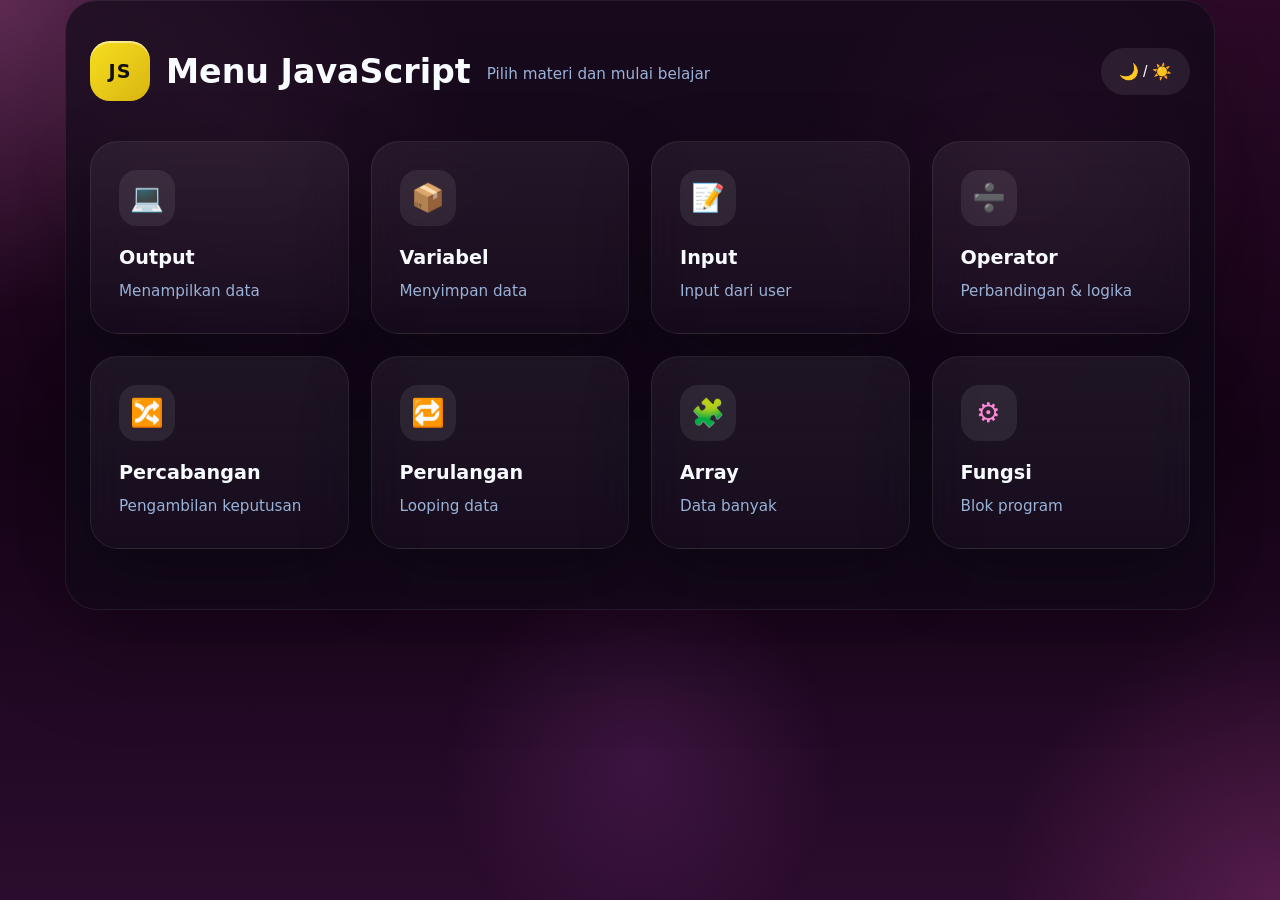
<file: index.html>
﻿<!DOCTYPE html>
<html lang="id">
<head>
  <meta charset="UTF-8" />
  <meta name="viewport" content="width=device-width, initial-scale=1.0" />
  <title>Menu JavaScript</title>
  <link rel="stylesheet" href="styles.css" />
</head>
<body>
  <div class="candy-fall" aria-hidden="true">
    <span></span>
    <span></span>
    <span></span>
    <span></span>
    <span></span>
    <span></span>
    <span></span>
    <span></span>
    <span></span>
    <span></span>
  </div>
  <div class="page-wrapper">
    <header class="topbar">
      <div>
        <span class="logo">JS</span>
        <div>
          <h1>Menu JavaScript</h1>
          <p>Pilih materi dan mulai belajar</p>
        </div>
      </div>
      <button id="themeToggle" class="theme-button" aria-label="Toggle tema">🌙 / ☀️</button>
    </header>

    <main>
      <section class="card-grid">
        <article class="card" onclick="window.location.href='output.html';">
          <div class="icon">💻</div>
          <h2>Output</h2>
          <p>Menampilkan data</p>
        </article>
        <article class="card" onclick="window.location.href='variabel.html';">
          <div class="icon">📦</div>
          <h2>Variabel</h2>
          <p>Menyimpan data</p>
        </article>
        <article class="card" onclick="window.location.href='input.html';">
          <div class="icon">📝</div>
          <h2>Input</h2>
          <p>Input dari user</p>
        </article>
        <article class="card" onclick="window.location.href='operator.html';">
          <div class="icon">➗</div>
          <h2>Operator</h2>
          <p>Perbandingan & logika</p>
        </article>
        <article class="card" onclick="window.location.href='HALAMAN_KASIR.html';">
          <div class="icon">🔀</div>
          <h2>Percabangan</h2>
          <p>Pengambilan keputusan</p>
        </article>
        <article class="card" onclick="window.location.href='perulangan.html';">
          <div class="icon">🔁</div>
          <h2>Perulangan</h2>
          <p>Looping data</p>
        </article>
        <article class="card" onclick="window.location.href='array.html';">
          <div class="icon">🧩</div>
          <h2>Array</h2>
          <p>Data banyak</p>
        </article>
        <article class="card" onclick="window.location.href='fungsi.html';">
          <div class="icon">⚙️</div>
          <h2>Fungsi</h2>
          <p>Blok program</p>
        </article>
      </section>
    </main>
  </div>

  <script src="script.js"></script>
</body>
</html>
</file>
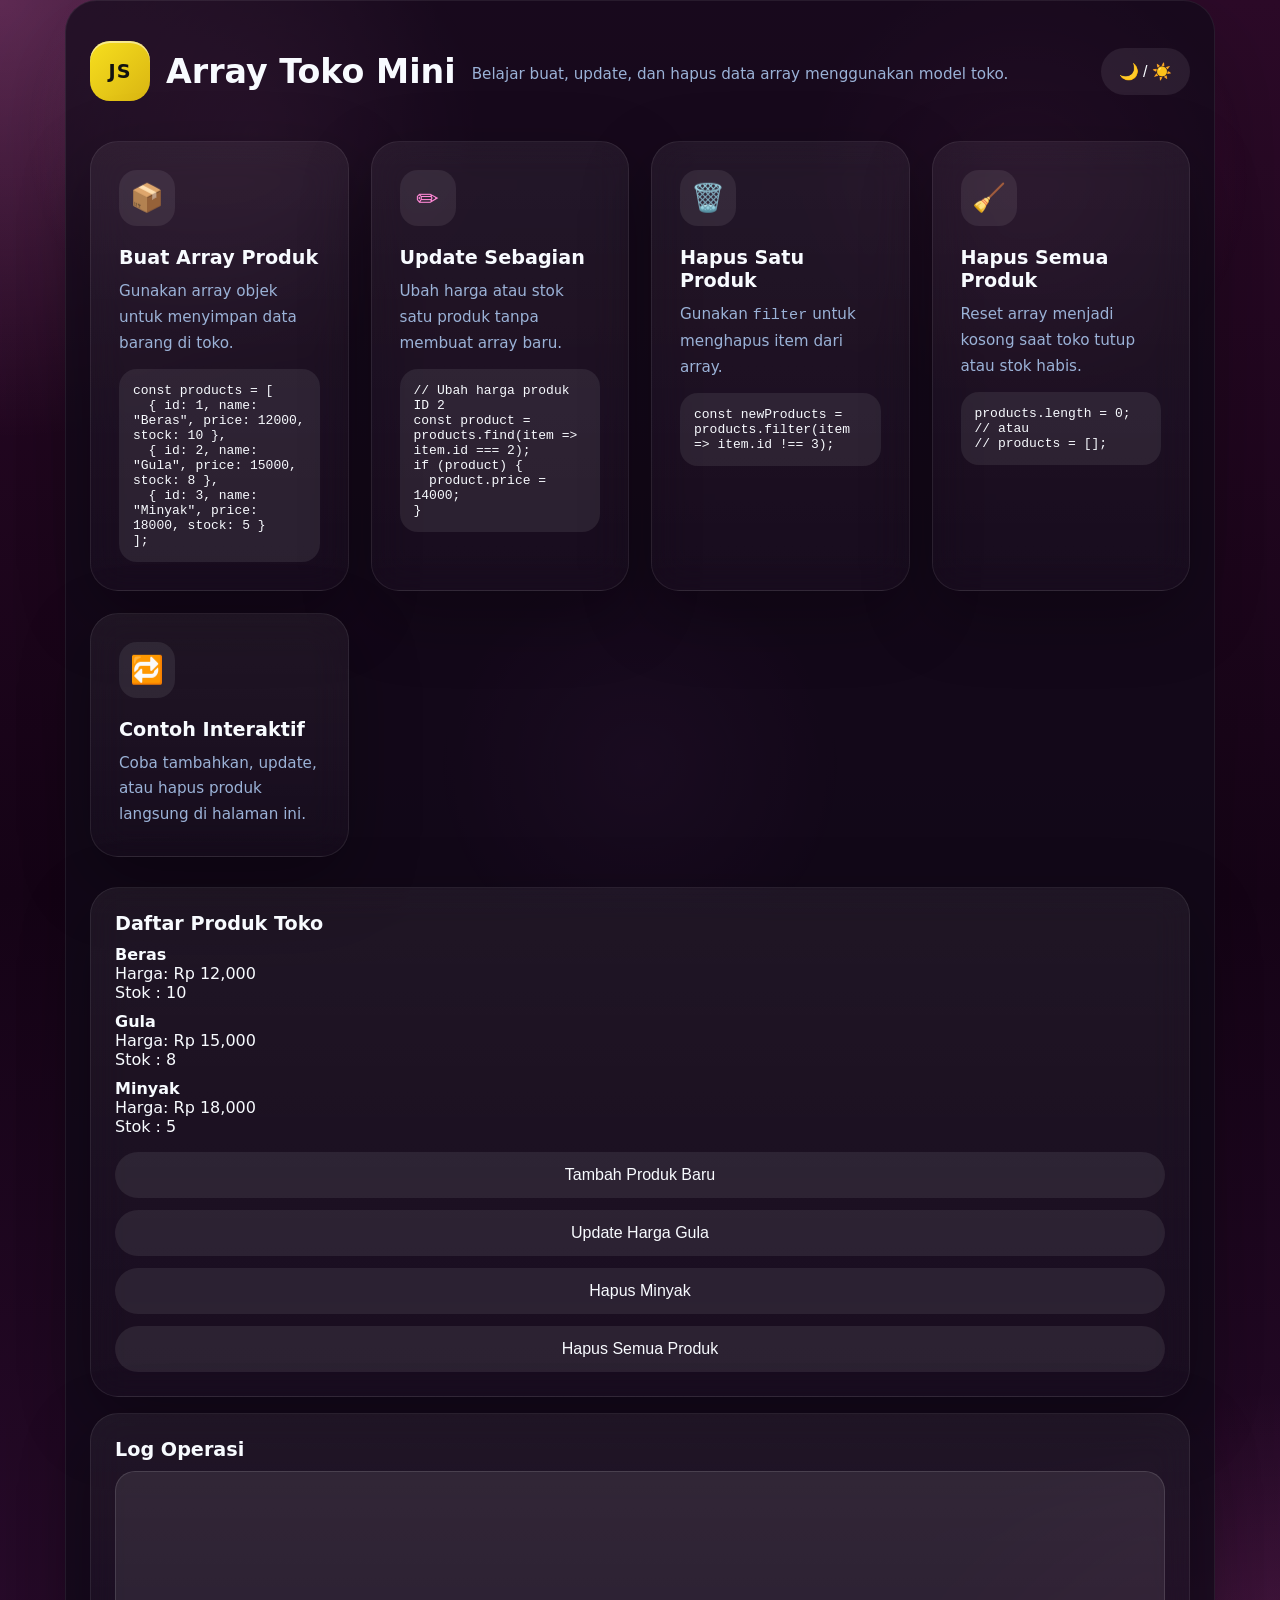
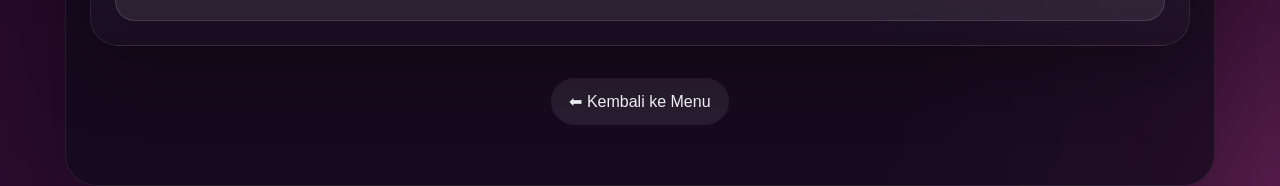
<file: array.html>
<!DOCTYPE html>
<html lang="id">
<head>
  <meta charset="UTF-8" />
  <meta name="viewport" content="width=device-width, initial-scale=1.0" />
  <title>Array - Toko Mini</title>
  <link rel="stylesheet" href="styles.css" />
</head>
<body>
  <div class="candy-fall" aria-hidden="true">
    <span></span>
    <span></span>
    <span></span>
    <span></span>
    <span></span>
    <span></span>
    <span></span>
    <span></span>
    <span></span>
    <span></span>
  </div>
  <div class="page-wrapper">
    <header class="topbar">
      <div>
        <span class="logo">JS</span>
        <div>
          <h1>Array Toko Mini</h1>
          <p>Belajar buat, update, dan hapus data array menggunakan model toko.</p>
        </div>
      </div>
      <button id="themeToggle" class="theme-button" aria-label="Toggle tema">🌙 / ☀️</button>
    </header>

    <main>
      <section class="card-grid">
        <article class="card">
          <div class="icon">📦</div>
          <h2>Buat Array Produk</h2>
          <p>Gunakan array objek untuk menyimpan data barang di toko.</p>
          <pre>const products = [
  { id: 1, name: "Beras", price: 12000, stock: 10 },
  { id: 2, name: "Gula", price: 15000, stock: 8 },
  { id: 3, name: "Minyak", price: 18000, stock: 5 }
];</pre>
        </article>

        <article class="card">
          <div class="icon">✏️</div>
          <h2>Update Sebagian</h2>
          <p>Ubah harga atau stok satu produk tanpa membuat array baru.</p>
          <pre>// Ubah harga produk ID 2
const product = products.find(item => item.id === 2);
if (product) {
  product.price = 14000;
}</pre>
        </article>

        <article class="card">
          <div class="icon">🗑️</div>
          <h2>Hapus Satu Produk</h2>
          <p>Gunakan <code>filter</code> untuk menghapus item dari array.</p>
          <pre>const newProducts = products.filter(item => item.id !== 3);</pre>
        </article>

        <article class="card">
          <div class="icon">🧹</div>
          <h2>Hapus Semua Produk</h2>
          <p>Reset array menjadi kosong saat toko tutup atau stok habis.</p>
          <pre>products.length = 0;
// atau
// products = [];</pre>
        </article>

        <article class="card">
          <div class="icon">🔁</div>
          <h2>Contoh Interaktif</h2>
          <p>Coba tambahkan, update, atau hapus produk langsung di halaman ini.</p>
        </article>
      </section>

      <div style="margin-top: 30px; display:grid; gap:16px;">
        <div class="card" style="padding:24px;">
          <h2>Daftar Produk Toko</h2>
          <div id="productList" style="min-height: 120px; color: var(--text);"></div>
          <div style="display:grid; gap:12px; margin-top:16px;">
            <button class="theme-button" onclick="addProduct()">Tambah Produk Baru</button>
            <button class="theme-button" onclick="updateProduct()">Update Harga Gula</button>
            <button class="theme-button" onclick="removeProduct()">Hapus Minyak</button>
            <button class="theme-button" onclick="clearProducts()">Hapus Semua Produk</button>
          </div>
        </div>

        <div class="card" style="padding:24px;">
          <h2>Log Operasi</h2>
          <div id="logArea" style="min-height: 120px; color: var(--text); white-space: pre-wrap;
              word-break: break-word; background: rgba(255,255,255,0.08); border-radius:20px; padding:14px;
              border:1px solid rgba(255,255,255,0.12);"></div>
        </div>
      </div>

      <div style="margin-top: 32px; text-align: center;">
        <button onclick="window.location.href='index.html'" class="theme-button">⬅ Kembali ke Menu</button>
      </div>
    </main>
  </div>

  <script>
    const products = [
      { id: 1, name: "Beras", price: 12000, stock: 10 },
      { id: 2, name: "Gula", price: 15000, stock: 8 },
      { id: 3, name: "Minyak", price: 18000, stock: 5 }
    ];

    function renderProducts() {
      const list = document.getElementById("productList");
      if (products.length === 0) {
        list.innerHTML = "<p>Tidak ada produk. Tambahkan produk baru atau muat ulang halaman.</p>";
        return;
      }

      list.innerHTML = products.map(item => `
        <div style="margin-bottom:10px;">
          <strong>${item.name}</strong><br>
          Harga: Rp ${item.price.toLocaleString()}<br>
          Stok : ${item.stock}
        </div>
      `).join("");
    }

    function log(message) {
      const logArea = document.getElementById("logArea");
      logArea.textContent = `${new Date().toLocaleTimeString()} - ${message}\n${logArea.textContent}`;
    }

    function addProduct() {
      const nextId = products.length ? Math.max(...products.map(p => p.id)) + 1 : 1;
      products.push({ id: nextId, name: "Roti", price: 7000, stock: 12 });
      renderProducts();
      log(`Tambah produk: Roti (id ${nextId})`);
    }

    function updateProduct() {
      const product = products.find(item => item.id === 2);
      if (!product) {
        log("Produk Gula tidak ditemukan.");
        return;
      }
      product.price = 14000;
      product.stock = Math.max(product.stock - 2, 0);
      renderProducts();
      log("Update produk: Gula, harga jadi 14.000 dan stok dikurangi 2.");
    }

    function removeProduct() {
      const index = products.findIndex(item => item.id === 3);
      if (index === -1) {
        log("Produk Minyak sudah tidak ada.");
        return;
      }
      products.splice(index, 1);
      renderProducts();
      log("Hapus produk: Minyak");
    }

    function clearProducts() {
      products.length = 0;
      renderProducts();
      log("Hapus semua produk (reset array). ");
    }

    renderProducts();
  </script>
</body>
</html>
</file>
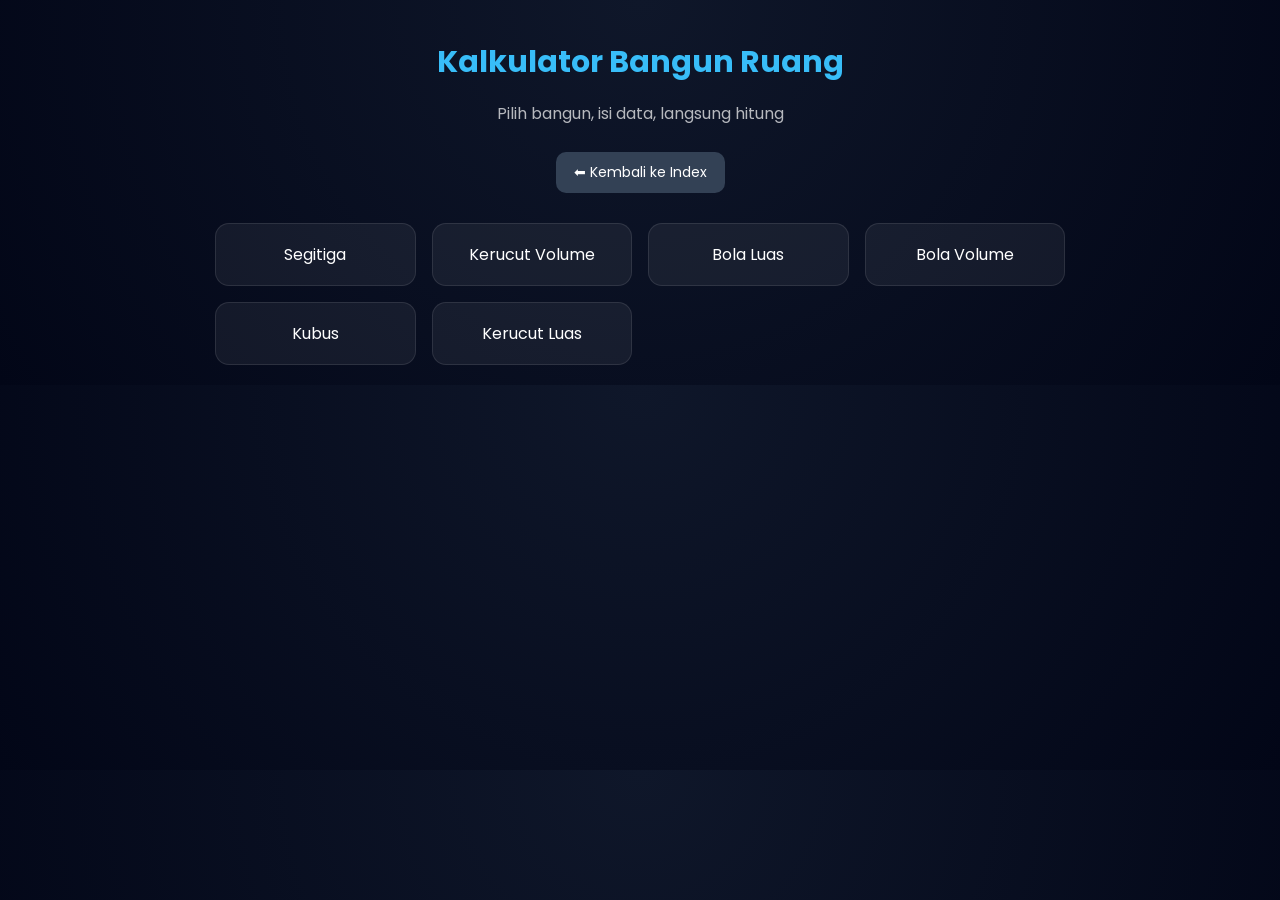
<file: fungsi.html>
<!DOCTYPE html>
<html lang="id">
<head>
<meta charset="UTF-8">
<meta name="viewport" content="width=device-width, initial-scale=1.0">
<title>Kalkulator Bangun Ruang</title>

<link href="https://fonts.googleapis.com/css2?family=Poppins:wght@300;400;600;700&display=swap" rel="stylesheet">

<style>
body{
  margin:0;
  font-family:'Poppins',sans-serif;
  background: radial-gradient(circle at top,#0f172a,#020617);
  color:white;
}

/* HEADER */
.header{
  text-align:center;
  padding:40px 20px 10px;
}

.header h1{
  margin:0;
  font-size:30px;
  color:#38bdf8;
}

.header p{
  opacity:.7;
}

/* NAV */
.nav{
  text-align:center;
  margin-bottom:10px;
}

.btn-back-index{
  display:inline-block;
  padding:10px 18px;
  background:#334155;
  color:white;
  border-radius:10px;
  text-decoration:none;
  transition:.3s;
  font-size:14px;
}

.btn-back-index:hover{
  background:#475569;
  transform:translateY(-2px);
}

/* MENU */
.menu{
  max-width:850px;
  margin:auto;
  display:grid;
  grid-template-columns:repeat(auto-fit,minmax(180px,1fr));
  gap:16px;
  padding:20px;
}

.card{
  background:rgba(255,255,255,.06);
  border:1px solid rgba(255,255,255,.1);
  padding:18px;
  border-radius:14px;
  text-align:center;
  cursor:pointer;
  transition:.3s;
}

.card:hover{
  transform:translateY(-6px);
  box-shadow:0 10px 25px rgba(56,189,248,.2);
  border-color:#38bdf8;
}

/* FORM */
.form{
  display:none;
  max-width:520px;
  margin:30px auto;
  background:rgba(255,255,255,.05);
  padding:25px;
  border-radius:16px;
  border:1px solid rgba(255,255,255,.1);
}

h2{
  text-align:center;
  color:#38bdf8;
  margin-top:0;
}

input{
  width:100%;
  margin:8px 0;
  padding:12px;
  border:none;
  border-radius:10px;
  background:rgba(255,255,255,.08);
  color:white;
  outline:none;
}

/* BUTTON */
button{
  width:100%;
  padding:12px;
  margin-top:10px;
  border:none;
  border-radius:10px;
  cursor:pointer;
  font-weight:bold;
  transition:.3s;
}

.hit{
  background:#38bdf8;
  color:black;
}

.hit:hover{
  background:#0ea5e9;
}

.back{
  background:#475569;
  color:white;
}

.back:hover{
  background:#64748b;
}

/* HASIL */
.hasil{
  margin-top:15px;
  text-align:center;
  font-size:18px;
  font-weight:bold;
  color:#22d3ee;
}
</style>
</head>

<body>

<div class="header">
  <h1>Kalkulator Bangun Ruang</h1>
  <p>Pilih bangun, isi data, langsung hitung</p>
</div>

<div class="nav">
  <a class="btn-back-index" href="index.html">⬅ Kembali ke Index</a>
</div>

<!-- MENU -->
<div id="menu" class="menu">

  <div class="card" onclick="openForm('segitiga')">Segitiga</div>
  <div class="card" onclick="openForm('kerucutV')">Kerucut Volume</div>
  <div class="card" onclick="openForm('bolaL')">Bola Luas</div>
  <div class="card" onclick="openForm('bolaV')">Bola Volume</div>
  <div class="card" onclick="openForm('kubus')">Kubus</div>
  <div class="card" onclick="openForm('kerucutL')">Kerucut Luas</div>

</div>

<!-- FORM -->
<div id="formBox" class="form">

  <h2 id="judul"></h2>

  <div id="inputArea"></div>

  <button class="hit" onclick="hitung()">Hitung</button>
  <button class="back" onclick="backMenu()">Kembali</button>

  <div id="hasil" class="hasil"></div>

</div>

<script>
let mode="";

function openForm(type){
  mode=type;
  document.getElementById("menu").style.display="none";
  document.getElementById("formBox").style.display="block";

  let j=document.getElementById("judul");
  let i=document.getElementById("inputArea");

  if(type==="segitiga"){
    j.innerText="Luas Segitiga";
    i.innerHTML=`
      <input id="a" placeholder="Alas">
      <input id="t" placeholder="Tinggi">
    `;
  }

  if(type==="kerucutV"){
    j.innerText="Volume Kerucut";
    i.innerHTML=`
      <input id="r" placeholder="Jari-jari">
      <input id="t" placeholder="Tinggi">
    `;
  }

  if(type==="bolaL"){
    j.innerText="Luas Bola";
    i.innerHTML=`<input id="r" placeholder="Jari-jari">`;
  }

  if(type==="bolaV"){
    j.innerText="Volume Bola";
    i.innerHTML=`<input id="r" placeholder="Jari-jari">`;
  }

  if(type==="kubus"){
    j.innerText="Volume Kubus";
    i.innerHTML=`<input id="s" placeholder="Sisi">`;
  }

  if(type==="kerucutL"){
    j.innerText="Luas Kerucut";
    i.innerHTML=`
      <input id="r" placeholder="Jari-jari">
      <input id="s" placeholder="Garis Pelukis">
    `;
  }
}

function backMenu(){
  document.getElementById("menu").style.display="grid";
  document.getElementById("formBox").style.display="none";
  document.getElementById("hasil").innerHTML="";
}

function hitung(){
  let h=document.getElementById("hasil");
  let val=0;

  if(mode==="segitiga"){
    val=0.5*a.value*t.value;
    h.innerHTML="Luas = "+val.toFixed(2);
  }

  if(mode==="kerucutV"){
    val=(1/3)*Math.PI*r.value*r.value*t.value;
    h.innerHTML="Volume = "+val.toFixed(2);
  }

  if(mode==="bolaL"){
    val=4*Math.PI*r.value*r.value;
    h.innerHTML="Luas = "+val.toFixed(2);
  }

  if(mode==="bolaV"){
    val=(4/3)*Math.PI*r.value*r.value*r.value;
    h.innerHTML="Volume = "+val.toFixed(2);
  }

  if(mode==="kubus"){
    val=s.value*s.value*s.value;
    h.innerHTML="Volume = "+val.toFixed(2);
  }

  if(mode==="kerucutL"){
    val=Math.PI*r.value*(r.value+s.value);
    h.innerHTML="Luas = "+val.toFixed(2);
  }
}
</script>

</body>
</html>
</file>
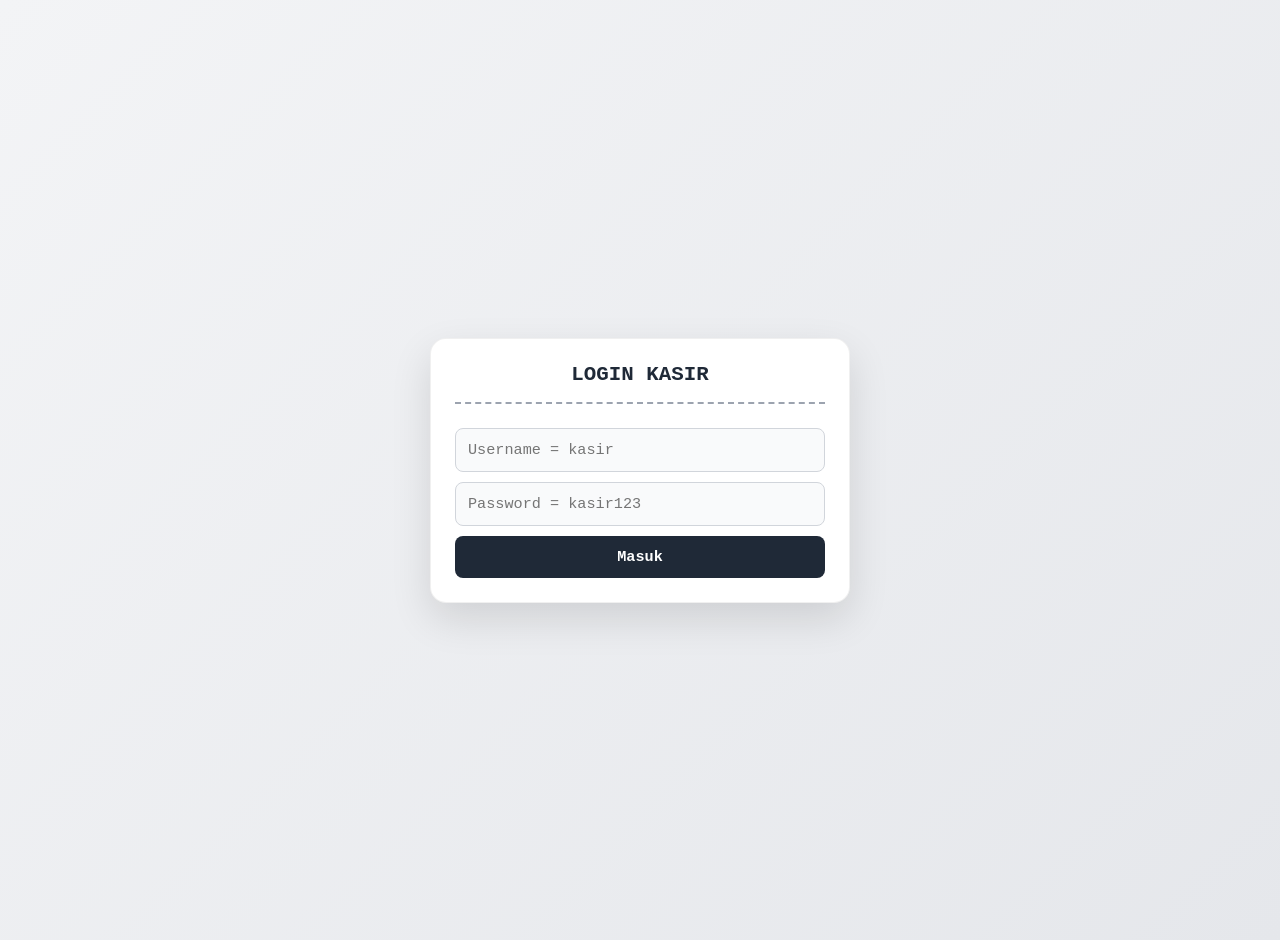
<file: HALAMAN_KASIR.html>
<!DOCTYPE html>
<html lang="id">
<head>
    <meta charset="UTF-8">
    <meta name="viewport" content="width=device-width, initial-scale=1.0">
    <title>Kasir Mini Market</title>
    <style>
        body {
            margin: 0;
            padding: 20px;
            background: linear-gradient(135deg, #f3f4f6 0%, #e5e7eb 100%);
            font-family: 'Courier New', monospace;
            min-height: 100vh;
            display: flex;
            align-items: center;
            justify-content: center;
        }
        .container {
            width: 100%;
            max-width: 420px;
        }
        .box {
            background: white;
            border-radius: 16px;
            padding: 24px;
            box-shadow: 0 16px 40px rgba(0, 0, 0, 0.12);
            border: 1px solid rgba(0, 0, 0, 0.06);
        }
        h3 {
            text-align: center;
            margin: 0 0 16px;
            font-size: 1.3rem;
            color: #1f2937;
        }
        hr {
            border: none;
            border-top: 2px dashed #9ca3af;
            margin: 14px 0;
        }
        input, button {
            width: 100%;
            margin-top: 10px;
            padding: 12px;
            font-family: 'Courier New', monospace;
            font-size: 0.95rem;
            box-sizing: border-box;
            border-radius: 8px;
            border: 1px solid #d1d5db;
        }
        input {
            background: #f9fafb;
            color: #1f2937;
        }
        button {
            background: #1f2937;
            color: white;
            border: none;
            cursor: pointer;
            font-weight: 700;
            transition: background 0.2s ease;
        }
        button:hover {
            background: #111827;
        }
        .right {
            text-align: right;
            margin: 8px 0;
            color: #374151;
        }
        .hidden {
            display: none !important;
        }
        #hasil {
            background: #f3f4f6;
            padding: 12px;
            border-radius: 8px;
            line-height: 1.8;
            color: #1f2937;
            font-size: 0.95rem;
        }
        .back-btn {
            margin-top: 16px;
            background: #8b5cf6;
            padding: 12px;
            border: none;
            border-radius: 8px;
            color: white;
            cursor: pointer;
            font-family: 'Courier New', monospace;
            font-weight: 700;
            width: 100%;
            text-align: center;
        }
        .back-btn:hover {
            background: #7c3aed;
        }
        p {
            margin: 8px 0;
        }
    </style>
</head>
<body>

<div class="container">
    <div class="box" id="loginBox">
        <h3>LOGIN KASIR</h3>
        <hr>
        <input type="text" id="user" placeholder="Username = kasir">
        <input type="password" id="pass" placeholder="Password = kasir123">
        <button onclick="login()">Masuk</button>
    </div>

    <!-- KASIR -->
    <div class="box hidden" id="kasirBox">
        <h3>MINI MARKET</h3>
        <p class="right" id="kasir"></p>
        <hr>

        <input type="number" id="tb" placeholder="Total Belanja">
        <button onclick="hitung()">Cetak Struk</button>

        <hr>
        <div id="hasil"></div>
        <hr>
        <p class="right">Terima kasih</p>
        <button class="back-btn" onclick="kembali()">Kembali ke pilihan</button>
    </div>
</div>

<script>
// DATA REGISTRASI 
let dataUser = "kasir";
let dataPass = "kasir123";

function login() {
    let u = document.getElementById("user").value;
    let p = document.getElementById("pass").value;

    if (u === "" || p === "") {
        alert("Data belum lengkap");
        return;
    }

    if (u !== dataUser || p !== dataPass) {
        alert("Login gagal. Logout.");
        location.reload();
        return;
    }

    document.getElementById("loginBox").classList.add("hidden");
    document.getElementById("kasirBox").classList.remove("hidden");
    document.getElementById("kasir").innerText = "Kasir: " + u;
}

function hitung() {
    let tb = Number(document.getElementById("tb").value);
    if (tb <= 0) {
        alert("Total belanja tidak valid");
        return;
    }

    // DISKON OTOMATIS
    let diskon = 0.20;
    let step = 200000;
    let tbMax = 1000000;

    let turun = Math.floor((tbMax - tb) / step);
    diskon -= turun * 0.05;
    if (diskon < 0) diskon = 0;

    let potongan = tb * diskon;
    let bayar = tb - potongan;

    document.getElementById("hasil").innerHTML = `
        TOTAL        : Rp ${tb.toLocaleString()}<br>
        DISKON       : ${(diskon * 100)}%<br>
        POTONGAN     : Rp ${potongan.toLocaleString()}<br>
        <b>BAYAR       : Rp ${bayar.toLocaleString()}</b>
    `;
}

function kembali() {
    window.location.href = 'TUGAS.html';
}
</script>

</body>
</html>
</file>
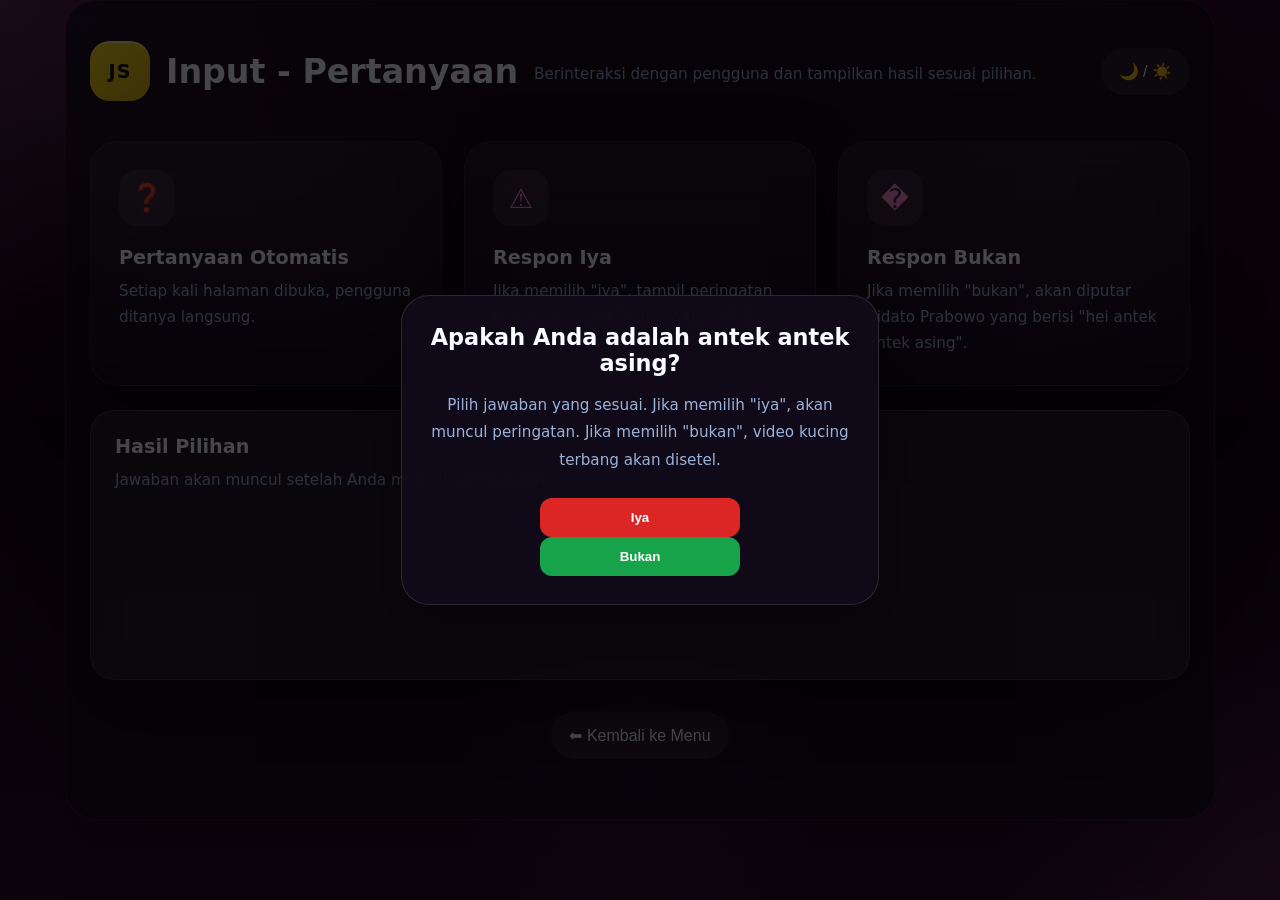
<file: input.html>
<!DOCTYPE html>
<html lang="id">
<head>
  <meta charset="UTF-8" />
  <meta name="viewport" content="width=device-width, initial-scale=1.0" />
  <title>Input - Pertanyaan</title>
  <link rel="stylesheet" href="styles.css" />
  <style>
    .modal-overlay {
      position: fixed;
      inset: 0;
      background: rgba(0, 0, 0, 0.72);
      display: grid;
      place-items: center;
      z-index: 20;
    }
    .modal-card {
      width: min(420px, calc(100% - 32px));
      background: rgba(17, 10, 25, 0.96);
      border: 1px solid rgba(255, 255, 255, 0.12);
      border-radius: 28px;
      padding: 28px;
      box-shadow: 0 24px 60px rgba(0, 0, 0, 0.4);
      text-align: center;
      color: var(--text);
    }
    .modal-card h2 {
      margin: 0 0 16px;
      font-size: 1.4rem;
    }
    .modal-card p {
      color: var(--muted);
      line-height: 1.8;
      margin-bottom: 24px;
    }
    .modal-card button {
      width: calc(50% - 10px);
      margin: 0 5px;
      padding: 12px;
      border-radius: 12px;
      border: none;
      background: #1f2937;
      color: white;
      cursor: pointer;
      font-weight: 700;
    }
    .modal-card button.yes {
      background: #dc2626;
    }
    .modal-card button.no {
      background: #16a34a;
    }
    .result-box {
      margin-top: 24px;
      border-radius: 24px;
      padding: 24px;
      background: rgba(255, 255, 255, 0.08);
      border: 1px solid rgba(255, 255, 255, 0.12);
      min-height: 220px;
    }
    .warning {
      color: #fde68a;
      font-weight: 700;
      margin-bottom: 16px;
    }
    .video-wrapper {
      position: relative;
      overflow: hidden;
      padding-top: 56.25%;
      border-radius: 24px;
      border: 1px solid rgba(255,255,255,0.12);
      background: #000;
    }
    .video-wrapper iframe {
      position: absolute;
      inset: 0;
      width: 100%;
      height: 100%;
      border: 0;
    }
  </style>
</head>
<body>
  <div class="candy-fall" aria-hidden="true">
    <span></span>
    <span></span>
    <span></span>
    <span></span>
    <span></span>
    <span></span>
    <span></span>
    <span></span>
    <span></span>
    <span></span>
  </div>

  <div class="page-wrapper">
    <header class="topbar">
      <div>
        <span class="logo">JS</span>
        <div>
          <h1>Input - Pertanyaan</h1>
          <p>Berinteraksi dengan pengguna dan tampilkan hasil sesuai pilihan.</p>
        </div>
      </div>
      <button id="themeToggle" class="theme-button" aria-label="Toggle tema">🌙 / ☀️</button>
    </header>

    <main>
      <div class="card-grid">
        <article class="card">
          <div class="icon">❓</div>
          <h2>Pertanyaan Otomatis</h2>
          <p>Setiap kali halaman dibuka, pengguna ditanya langsung.</p>
        </article>
        <article class="card">
          <div class="icon">⚠️</div>
          <h2>Respon Iya</h2>
          <p>Jika memilih "iya", tampil peringatan khusus tentang Prabowo dan MBG.</p>
        </article>
        <article class="card">
          <div class="icon">�</div>
          <h2>Respon Bukan</h2>
          <p>Jika memilih "bukan", akan diputar pidato Prabowo yang berisi "hei antek antek asing".</p>
        </article>
      </div>

      <div class="card result-box" id="resultBox">
        <h2>Hasil Pilihan</h2>
        <p id="resultText">Jawaban akan muncul setelah Anda memilih pertanyaan.</p>
      </div>

      <div style="margin-top: 32px; text-align: center;">
        <button onclick="window.location.href='index.html'" class="theme-button">⬅ Kembali ke Menu</button>
      </div>
    </main>
  </div>

  <div class="modal-overlay" id="questionModal">
    <div class="modal-card">
      <h2>Apakah Anda adalah antek antek asing?</h2>
      <p>Pilih jawaban yang sesuai. Jika memilih "iya", akan muncul peringatan. Jika memilih "bukan", video kucing terbang akan disetel.</p>
      <button class="yes" onclick="handleAnswer(true)">Iya</button>
      <button class="no" onclick="handleAnswer(false)">Bukan</button>
    </div>
  </div>

  <script>
    function handleAnswer(isYes) {
      const modal = document.getElementById('questionModal');
      const resultText = document.getElementById('resultText');
      const resultBox = document.getElementById('resultBox');
      modal.style.display = 'none';

      if (isYes) {
        resultText.innerHTML = '<div class="warning">Peringatan: Prabowo akan datang dan memberi Anda MBG.</div>Selamat datang di sistem peringatan. Jangan lupa tetap tenang dan ikuti instruksi.';
      } else {
        resultText.innerHTML = 'Anda memilih bukan. Sekarang memutar pidato Prabowo yang berisi "hei antek antek asing".';
        const video = document.createElement('div');
        video.className = 'video-wrapper';
        video.innerHTML = '<iframe src="https://www.youtube.com/embed/5qap5aO4i9A?autoplay=1" title="Pidato Prabowo" allow="autoplay; encrypted-media; fullscreen" allowfullscreen></iframe><p style="margin-top:12px; color:#d1d5db;">Jika video tidak muncul, buka <a href="https://www.youtube.com/watch?v=5qap5aO4i9A" target="_blank" style="color:#93c5fd; text-decoration:underline;">link ini</a>.</p>';
        resultBox.appendChild(video);
      }
    }

    window.addEventListener('load', function() {
      document.getElementById('questionModal').style.display = 'grid';
    });
  </script>
</body>
</html>
</file>
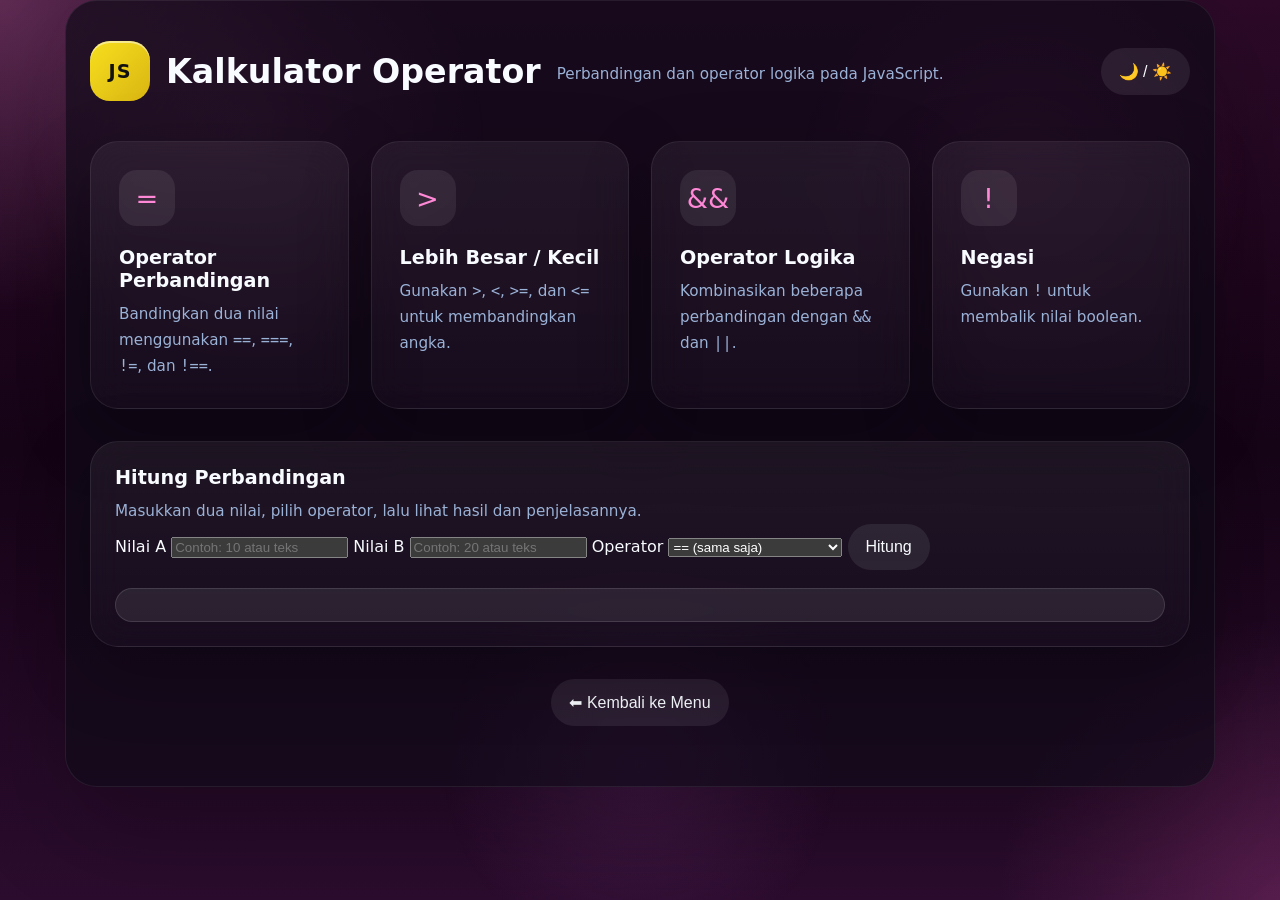
<file: operator.html>
<!DOCTYPE html>
<html lang="id">
<head>
  <meta charset="UTF-8" />
  <meta name="viewport" content="width=device-width, initial-scale=1.0" />
  <title>Operator - Kalkulator Perbandingan</title>
  <link rel="stylesheet" href="styles.css" />
</head>
<body>
  <div class="candy-fall" aria-hidden="true">
    <span></span>
    <span></span>
    <span></span>
    <span></span>
    <span></span>
    <span></span>
    <span></span>
    <span></span>
    <span></span>
    <span></span>
  </div>
  <div class="page-wrapper">
    <header class="topbar">
      <div>
        <span class="logo">JS</span>
        <div>
          <h1>Kalkulator Operator</h1>
          <p>Perbandingan dan operator logika pada JavaScript.</p>
        </div>
      </div>
      <button id="themeToggle" class="theme-button" aria-label="Toggle tema">🌙 / ☀️</button>
    </header>

    <main>
      <section class="card-grid">
        <article class="card">
          <div class="icon">=</div>
          <h2>Operator Perbandingan</h2>
          <p>Bandingkan dua nilai menggunakan <code>==</code>, <code>===</code>, <code>!=</code>, dan <code>!==</code>.</p>
        </article>

        <article class="card">
          <div class="icon">&gt;</div>
          <h2>Lebih Besar / Kecil</h2>
          <p>Gunakan <code>&gt;</code>, <code>&lt;</code>, <code>&gt;=</code>, dan <code>&lt;=</code> untuk membandingkan angka.</p>
        </article>

        <article class="card">
          <div class="icon">&&</div>
          <h2>Operator Logika</h2>
          <p>Kombinasikan beberapa perbandingan dengan <code>&&</code> dan <code>||</code>.</p>
        </article>

        <article class="card">
          <div class="icon">!</div>
          <h2>Negasi</h2>
          <p>Gunakan <code>!</code> untuk membalik nilai boolean.</p>
        </article>
      </section>

      <div style="margin-top: 32px;">
        <div class="card" style="padding: 24px;">
          <h2>Hitung Perbandingan</h2>
          <p>Masukkan dua nilai, pilih operator, lalu lihat hasil dan penjelasannya.</p>
          <label for="valueA">Nilai A</label>
          <input id="valueA" placeholder="Contoh: 10 atau teks" />
          <label for="valueB">Nilai B</label>
          <input id="valueB" placeholder="Contoh: 20 atau teks" />
          <label for="operator">Operator</label>
          <select id="operator">
            <option value="==">== (sama saja)</option>
            <option value="===">=== (sama tipe & nilai)</option>
            <option value="!=">!= (beda saja)</option>
            <option value="!==">!== (beda tipe atau nilai)</option>
            <option value=">">&gt; (lebih besar)</option>
            <option value=">=">&ge; (lebih besar atau sama)</option>
            <option value="<">&lt; (lebih kecil)</option>
            <option value="<=">&le; (lebih kecil atau sama)</option>
            <option value="&&">&& (dan logika)</option>
            <option value="||">|| (atau logika)</option>
          </select>
          <button class="theme-button" onclick="hitungOperator()">Hitung</button>
          <div id="result" style="margin-top: 18px; color: var(--text); line-height: 1.6;
              background: rgba(255,255,255,0.08); border-radius: 18px; padding: 16px;
              border: 1px solid rgba(255,255,255,0.12);"></div>
        </div>
      </div>

      <div style="margin-top: 32px; text-align: center;">
        <button onclick="window.location.href='index.html'" class="theme-button">⬅ Kembali ke Menu</button>
      </div>
    </main>
  </div>

  <script>
    function parseValue(value) {
      if (value === "true") return true;
      if (value === "false") return false;
      if (!isNaN(value) && value !== "") return Number(value);
      return value;
    }

    function hitungOperator() {
      const a = parseValue(document.getElementById("valueA").value.trim());
      const b = parseValue(document.getElementById("valueB").value.trim());
      const op = document.getElementById("operator").value;
      const result = document.getElementById("result");
      let value;
      let pesan = "";

      switch (op) {
        case "==":
          value = a == b;
          pesan = `Perbandingan nilai saja. ${JSON.stringify(a)} == ${JSON.stringify(b)} → ${value}`;
          break;
        case "===":
          value = a === b;
          pesan = `Perbandingan tipe dan nilai. ${JSON.stringify(a)} === ${JSON.stringify(b)} → ${value}`;
          break;
        case "!=":
          value = a != b;
          pesan = `Tidak sama berdasarkan nilai. ${JSON.stringify(a)} != ${JSON.stringify(b)} → ${value}`;
          break;
        case "!==":
          value = a !== b;
          pesan = `Tidak sama tipe atau nilai. ${JSON.stringify(a)} !== ${JSON.stringify(b)} → ${value}`;
          break;
        case ">":
          value = a > b;
          pesan = `${JSON.stringify(a)} adalah lebih besar dari ${JSON.stringify(b)} → ${value}`;
          break;
        case ">=":
          value = a >= b;
          pesan = `${JSON.stringify(a)} adalah lebih besar atau sama dengan ${JSON.stringify(b)} → ${value}`;
          break;
        case "<":
          value = a < b;
          pesan = `${JSON.stringify(a)} adalah lebih kecil dari ${JSON.stringify(b)} → ${value}`;
          break;
        case "<=":
          value = a <= b;
          pesan = `${JSON.stringify(a)} adalah lebih kecil atau sama dengan ${JSON.stringify(b)} → ${value}`;
          break;
        case "&&":
          value = Boolean(a) && Boolean(b);
          pesan = `Kedua nilai harus benar. ${JSON.stringify(a)} && ${JSON.stringify(b)} → ${value}`;
          break;
        case "||":
          value = Boolean(a) || Boolean(b);
          pesan = `Salah satu nilai benar. ${JSON.stringify(a)} || ${JSON.stringify(b)} → ${value}`;
          break;
        default:
          value = "Operator tidak dikenali";
      }

      result.innerHTML = `
        <strong>Hasil:</strong> ${JSON.stringify(value)}<br>
        <em>${pesan}</em>`;
    }
  </script>
</body>
</html>
</file>
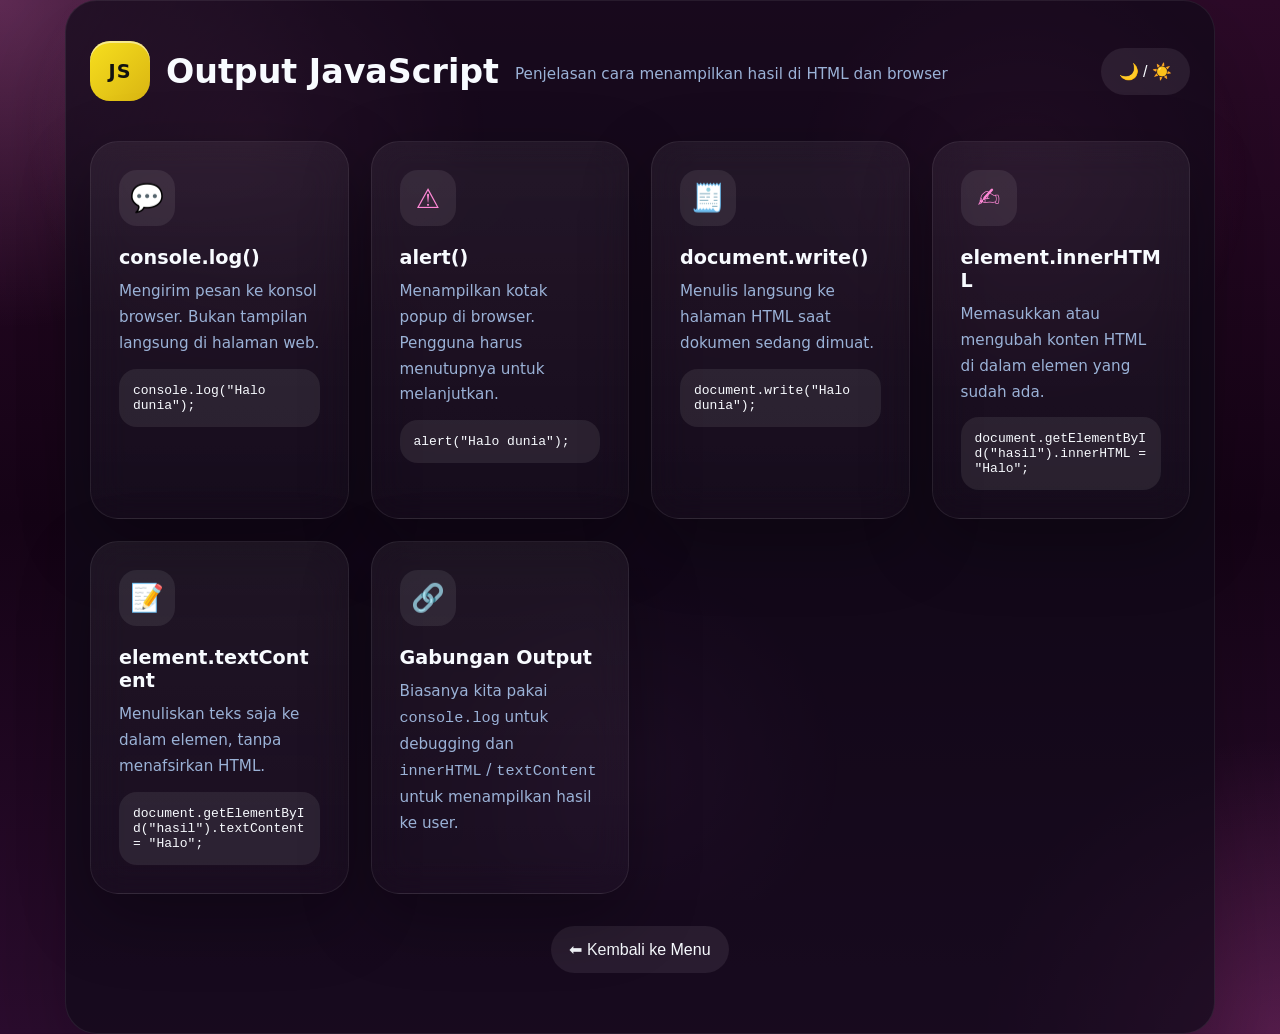
<file: output.html>
<!DOCTYPE html>
<html lang="id">
<head>
  <meta charset="UTF-8" />
  <meta name="viewport" content="width=device-width, initial-scale=1.0" />
  <title>Output JavaScript</title>
  <link rel="stylesheet" href="styles.css" />
</head>
<body>
  <div class="candy-fall" aria-hidden="true">
    <span></span>
    <span></span>
    <span></span>
    <span></span>
    <span></span>
    <span></span>
    <span></span>
    <span></span>
    <span></span>
    <span></span>
  </div>
  <div class="page-wrapper">
    <header class="topbar">
      <div>
        <span class="logo">JS</span>
        <div>
          <h1>Output JavaScript</h1>
          <p>Penjelasan cara menampilkan hasil di HTML dan browser</p>
        </div>
      </div>
      <button id="themeToggle" class="theme-button" aria-label="Toggle tema">🌙 / ☀️</button>
    </header>

    <main>
      <section class="card-grid">
        <article class="card">
          <div class="icon">💬</div>
          <h2>console.log()</h2>
          <p>Mengirim pesan ke konsol browser. Bukan tampilan langsung di halaman web.</p>
          <pre>console.log("Halo dunia");</pre>
        </article>

        <article class="card">
          <div class="icon">⚠️</div>
          <h2>alert()</h2>
          <p>Menampilkan kotak popup di browser. Pengguna harus menutupnya untuk melanjutkan.</p>
          <pre>alert("Halo dunia");</pre>
        </article>

        <article class="card">
          <div class="icon">🧾</div>
          <h2>document.write()</h2>
          <p>Menulis langsung ke halaman HTML saat dokumen sedang dimuat.</p>
          <pre>document.write("Halo dunia");</pre>
        </article>

        <article class="card">
          <div class="icon">✍️</div>
          <h2>element.innerHTML</h2>
          <p>Memasukkan atau mengubah konten HTML di dalam elemen yang sudah ada.</p>
          <pre>document.getElementById("hasil").innerHTML = "Halo";</pre>
        </article>

        <article class="card">
          <div class="icon">📝</div>
          <h2>element.textContent</h2>
          <p>Menuliskan teks saja ke dalam elemen, tanpa menafsirkan HTML.</p>
          <pre>document.getElementById("hasil").textContent = "Halo";</pre>
        </article>

        <article class="card">
          <div class="icon">🔗</div>
          <h2>Gabungan Output</h2>
          <p>Biasanya kita pakai <code>console.log</code> untuk debugging dan <code>innerHTML</code> / <code>textContent</code> untuk menampilkan hasil ke user.</p>
        </article>
      </section>

      <div style="margin-top: 32px; text-align: center;">
        <button onclick="window.location.href='index.html'" class="theme-button">⬅ Kembali ke Menu</button>
      </div>
    </main>
  </div>

  <script src="script.js"></script>
</body>
</html>
</file>
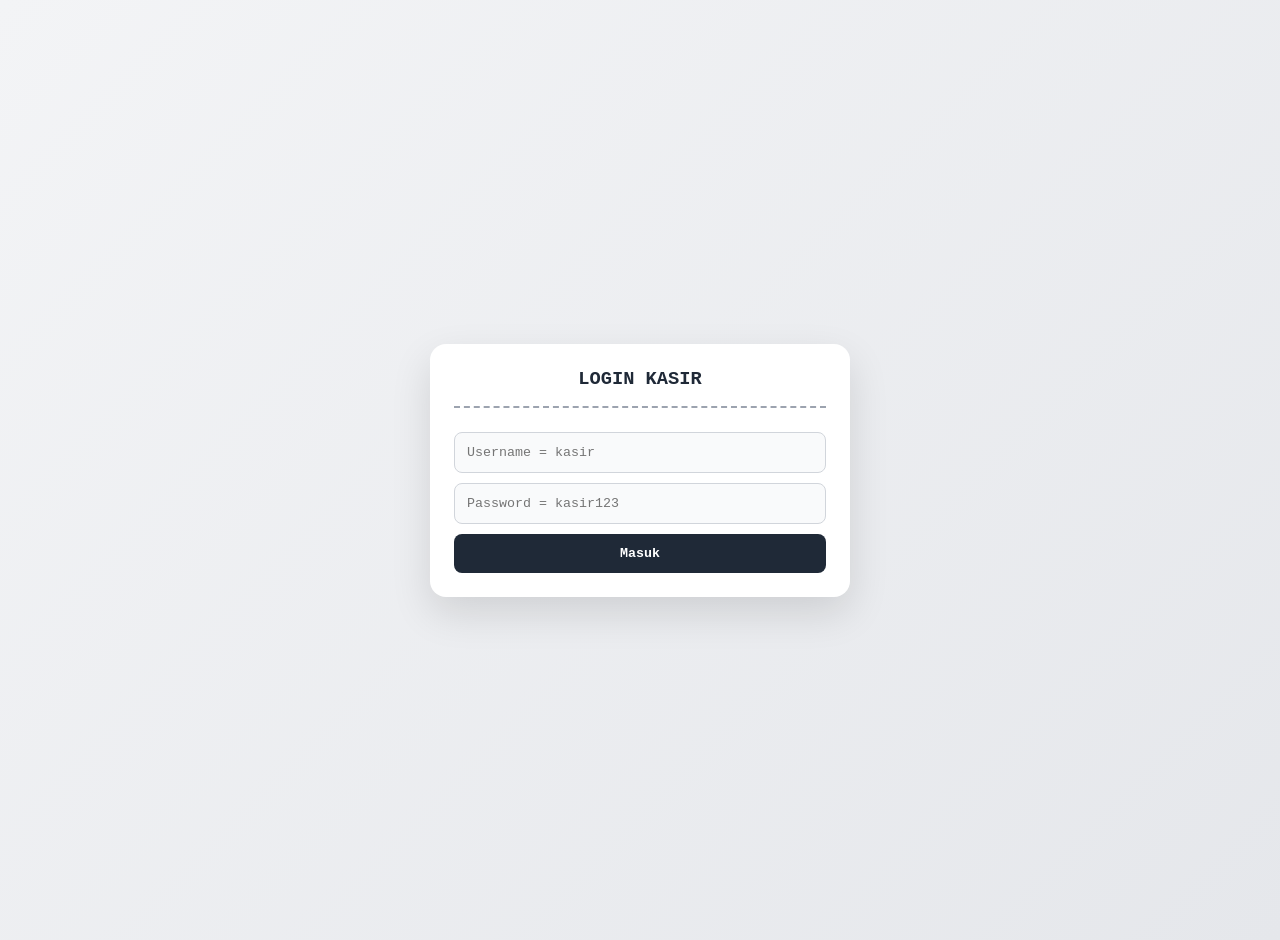
<file: percabangan.html>
<!DOCTYPE html>
<html lang="id">
<head>
<meta charset="UTF-8">
<meta name="viewport" content="width=device-width, initial-scale=1.0">
<title>Kasir Mini Market</title>

<style>
body {
    margin: 0;
    padding: 20px;
    background: linear-gradient(135deg, #f3f4f6, #e5e7eb);
    font-family: 'Courier New', monospace;
    min-height: 100vh;
    display: flex;
    align-items: center;
    justify-content: center;
}

.container {
    width: 100%;
    max-width: 420px;
}

.box {
    background: white;
    border-radius: 16px;
    padding: 24px;
    box-shadow: 0 16px 40px rgba(0, 0, 0, 0.12);
}

h3 {
    text-align: center;
    margin: 0 0 16px;
    color: #1f2937;
}

hr {
    border: none;
    border-top: 2px dashed #9ca3af;
    margin: 14px 0;
}

input, button {
    width: 100%;
    margin-top: 10px;
    padding: 12px;
    font-family: 'Courier New', monospace;
    border-radius: 8px;
    box-sizing: border-box;
}

input {
    border: 1px solid #d1d5db;
    background: #f9fafb;
}

button {
    border: none;
    cursor: pointer;
    font-weight: 700;
    transition: 0.2s;
}

.btn-login {
    background: #1f2937;
    color: white;
}

.btn-login:hover {
    background: #111827;
}

.right {
    text-align: right;
    margin: 8px 0;
    color: #374151;
}

.hidden {
    display: none;
}

#hasil {
    background: #f3f4f6;
    padding: 12px;
    border-radius: 8px;
    line-height: 1.8;
}

.btn-back {
    margin-top: 16px;
    background: #6366f1;
    color: white;
}

.btn-back:hover {
    background: #4f46e5;
}
</style>
</head>

<body>

<div class="container">

    <!-- LOGIN -->
    <div class="box" id="loginBox">
        <h3>LOGIN KASIR</h3>
        <hr>
        <input type="text" id="user" placeholder="Username = kasir">
        <input type="password" id="pass" placeholder="Password = kasir123">
        <button class="btn-login" onclick="login()">Masuk</button>
    </div>

    <!-- KASIR -->
    <div class="box hidden" id="kasirBox">
        <h3>MINI MARKET</h3>
        <p class="right" id="kasir"></p>
        <hr>

        <input type="number" id="tb" placeholder="Total Belanja">
        <button class="btn-login" onclick="hitung()">Cetak Struk</button>

        <hr>
        <div id="hasil"></div>
        <hr>

        <p class="right">Terima kasih 🙏</p>

        <!-- 🔥 FIX: langsung ke index.html -->
        <button class="btn-back" onclick="keIndex()">⬅ Kembali ke Index</button>
    </div>

</div>

<script>
let dataUser = "kasir";
let dataPass = "kasir123";

function login() {
    let u = document.getElementById("user").value;
    let p = document.getElementById("pass").value;

    if (!u || !p) {
        alert("Data belum lengkap");
        return;
    }

    if (u !== dataUser || p !== dataPass) {
        alert("Login gagal");
        location.reload();
        return;
    }

    document.getElementById("loginBox").classList.add("hidden");
    document.getElementById("kasirBox").classList.remove("hidden");
    document.getElementById("kasir").innerText = "Kasir: " + u;
}

function hitung() {
    let tb = Number(document.getElementById("tb").value);

    if (tb <= 0) {
        alert("Total belanja tidak valid");
        return;
    }

    let diskon = 0.20;
    let step = 200000;
    let tbMax = 1000000;

    let turun = Math.floor((tbMax - tb) / step);
    diskon -= turun * 0.05;
    if (diskon < 0) diskon = 0;

    let potongan = tb * diskon;
    let bayar = tb - potongan;

    document.getElementById("hasil").innerHTML = `
        TOTAL    : Rp ${tb.toLocaleString()}<br>
        DISKON   : ${(diskon * 100)}%<br>
        POTONGAN : Rp ${potongan.toLocaleString()}<br>
        <b>BAYAR : Rp ${bayar.toLocaleString()}</b>
    `;
}

/* 🔥 FIX NAVIGATION */
function keIndex(){
    window.location.href = "index.html";
}
</script>

</body>
</html>
</file>
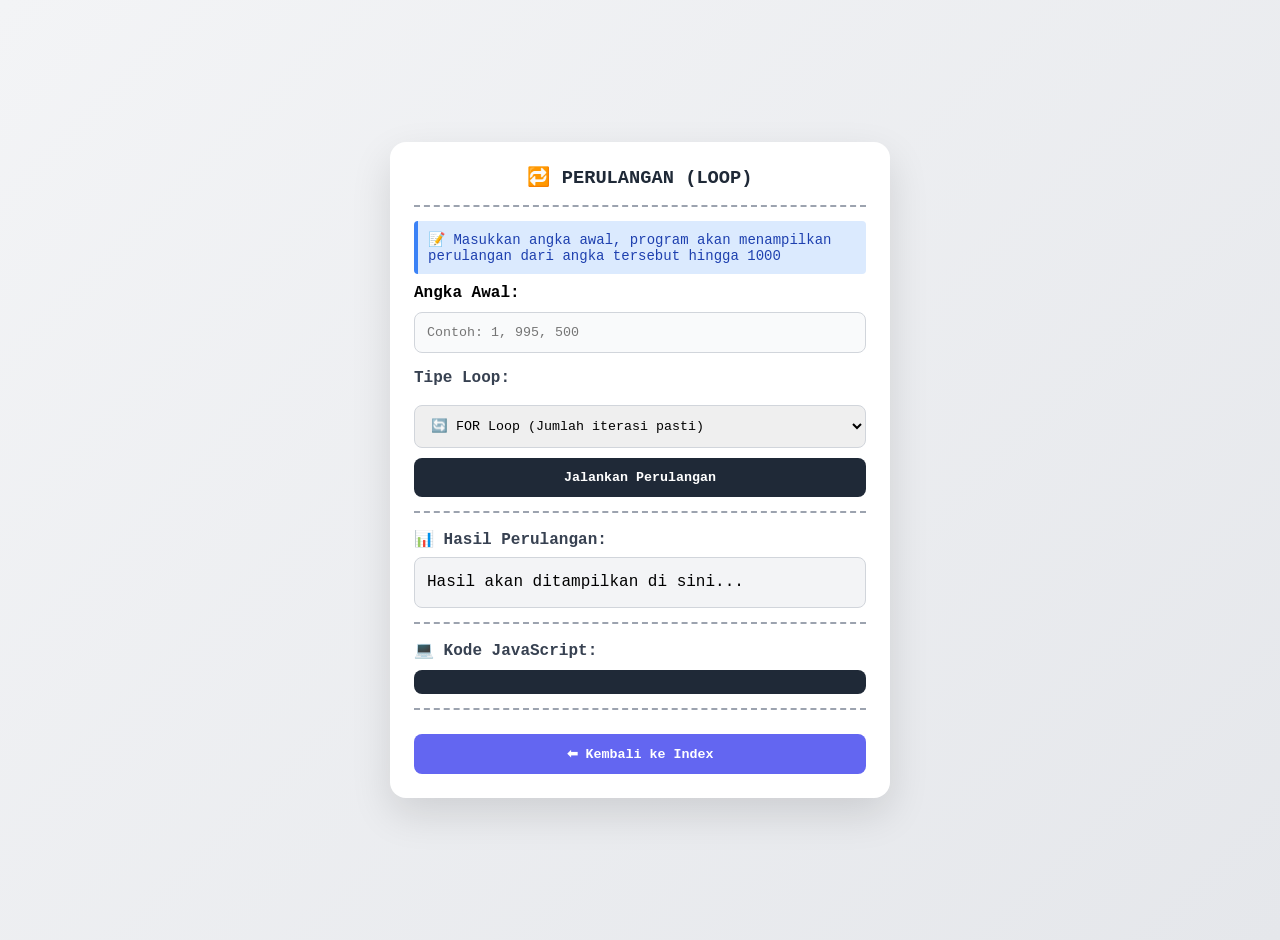
<file: perulangan.html>
<!DOCTYPE html>
<html lang="id">
<head>
<meta charset="UTF-8">
<meta name="viewport" content="width=device-width, initial-scale=1.0">
<title>Perulangan - Loop</title>

<style>
body {
    margin: 0;
    padding: 20px;
    background: linear-gradient(135deg, #f3f4f6, #e5e7eb);
    font-family: 'Courier New', monospace;
    min-height: 100vh;
    display: flex;
    align-items: center;
    justify-content: center;
}

.container {
    width: 100%;
    max-width: 500px;
}

.box {
    background: white;
    border-radius: 16px;
    padding: 24px;
    box-shadow: 0 16px 40px rgba(0, 0, 0, 0.12);
}

h3 {
    text-align: center;
    margin: 0 0 16px;
    color: #1f2937;
}

h4 {
    color: #374151;
    margin-top: 16px;
    margin-bottom: 8px;
}

hr {
    border: none;
    border-top: 2px dashed #9ca3af;
    margin: 14px 0;
}

input, button {
    width: 100%;
    margin-top: 10px;
    padding: 12px;
    font-family: 'Courier New', monospace;
    border-radius: 8px;
    box-sizing: border-box;
}

input {
    border: 1px solid #d1d5db;
    background: #f9fafb;
}

button {
    border: none;
    cursor: pointer;
    font-weight: 700;
    transition: 0.2s;
}

.btn-proses {
    background: #1f2937;
    color: white;
}

.btn-proses:hover {
    background: #111827;
}

.btn-back {
    background: #6366f1;
    color: white;
}

.btn-back:hover {
    background: #4f46e5;
}

#hasil {
    background: #f3f4f6;
    padding: 12px;
    border-radius: 8px;
    line-height: 1.6;
    max-height: 300px;
    overflow-y: auto;
    border: 1px solid #d1d5db;
}

.info {
    background: #dbeafe;
    border-left: 4px solid #3b82f6;
    padding: 10px;
    border-radius: 4px;
    margin: 10px 0;
    color: #1e40af;
    font-size: 14px;
}

.code-box {
    background: #1f2937;
    color: #00ff00;
    padding: 12px;
    border-radius: 8px;
    overflow-x: auto;
    margin: 10px 0;
    font-size: 13px;
}
</style>
</head>

<body>

<div class="container">
    <div class="box">
        <h3>🔁 PERULANGAN (LOOP)</h3>
        <hr>
        
        <div class="info">
            📝 Masukkan angka awal, program akan menampilkan perulangan dari angka tersebut hingga 1000
        </div>

        <label for="angkaAwal"><b>Angka Awal:</b></label>
        <input type="number" id="angkaAwal" placeholder="Contoh: 1, 995, 500" min="1" max="1000">
        
        <h4>Tipe Loop:</h4>
        <select id="tipeLoop" style="width: 100%; padding: 12px; border-radius: 8px; border: 1px solid #d1d5db; margin-top: 10px; font-family: 'Courier New', monospace;">
            <option value="for">🔄 FOR Loop (Jumlah iterasi pasti)</option>
            <option value="while">⏳ WHILE Loop (Kondisi dinamis)</option>
            <option value="do-while">➡️ DO-WHILE Loop (Minimal 1x berjalan)</option>
        </select>

        <button class="btn-proses" onclick="prosesPerulangan()">Jalankan Perulangan</button>
        
        <hr>

        <h4>📊 Hasil Perulangan:</h4>
        <div id="hasil">Hasil akan ditampilkan di sini...</div>

        <hr>

        <h4>💻 Kode JavaScript:</h4>
        <div class="code-box" id="kodeDipilih"></div>

        <hr>

        <button class="btn-back" onclick="keIndex()">⬅ Kembali ke Index</button>
    </div>
</div>

<script>
function prosesPerulangan() {
    let angka = Number(document.getElementById("angkaAwal").value);
    let tipe = document.getElementById("tipeLoop").value;
    let hasil = document.getElementById("hasil");
    let kodeDipilih = document.getElementById("kodeDipilih");

    // Validasi input
    if (!angka || angka < 1 || angka > 1000) {
        alert("Masukkan angka antara 1 hingga 1000!");
        return;
    }

    let output = [];
    let kodeJavaScript = "";
    let penjelasan = "";

    // FOR LOOP - Hitung semua angka dari awal ke 1000
    if (tipe === "for") {
        penjelasan = "✅ FOR Loop: Jumlah iterasi PASTI diketahui. Cocok saat tahu berapa kali loop harus berjalan.";
        kodeJavaScript = `for (let i = ${angka}; i <= 1000; i++) {
    console.log(i);
}`;
        for (let i = angka; i <= 1000; i++) {
            output.push(i);
        }
    }

    // WHILE LOOP - Hitung dengan step besar (hanya kelipatan 50)
    else if (tipe === "while") {
        penjelasan = "⏳ WHILE Loop: Kondisi dicek DI AWAL. Bisa jadi 0x iterasi jika kondisi awal FALSE.";
        kodeJavaScript = `let i = ${angka};
while (i <= 1000) {
    console.log(i);
    i += 50;  // Naik 50 setiap iterasi
}`;
        let i = angka;
        while (i <= 1000) {
            output.push(i);
            i += 50;
        }
    }

    // DO-WHILE LOOP - Selalu minimal 1x, meski kondisi salah
    else if (tipe === "do-while") {
        penjelasan = "➡️ DO-WHILE Loop: Kondisi dicek DI AKHIR. SELALU minimal berjalan 1x!";
        kodeJavaScript = `let i = ${angka};
do {
    console.log(i);
    i += 100;  // Naik 100 setiap iterasi
} while (i <= 1000);`;
        let i = angka;
        do {
            output.push(i);
            i += 100;
        } while (i <= 1000);
    }

    // Tampilkan hasil
    let hasilHTML = output.join(" , ");
    let jumlahIterasi = output.length;

    hasil.innerHTML = `
        <div class="info">${penjelasan}</div>
        <b>Dari angka ${angka} hingga 1000:</b><br><br>
        <span style="color: #059669; font-weight: bold;">${hasilHTML}</span><br><br>
        <hr>
        <b>✅ Total iterasi: ${jumlahIterasi} kali</b>
    `;

    // Tampilkan kode
    kodeDipilih.innerText = kodeJavaScript;
}

// Jalankan perulangan saat input di-enter
document.getElementById("angkaAwal").addEventListener("keypress", function(event) {
    if (event.key === "Enter") {
        prosesPerulangan();
    }
});

function keIndex(){
    window.location.href = "index.html";
}
</script>

</body>
</html>
</file>
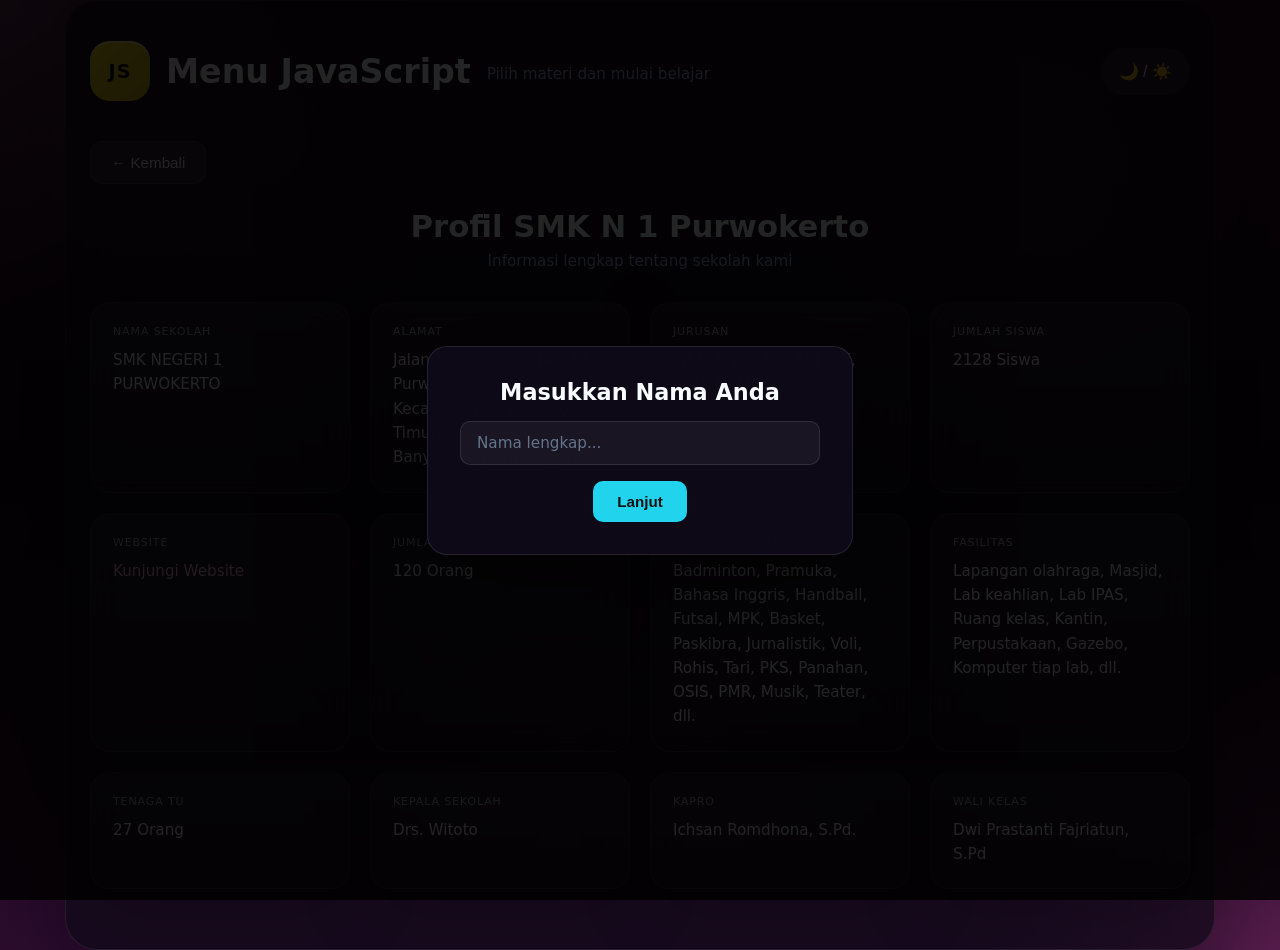
<file: variabel.html>
<!DOCTYPE html>
<html lang="id">
<head>
  <meta charset="UTF-8" />
  <meta name="viewport" content="width=device-width, initial-scale=1.0" />
  <title>Variabel - Profil Sekolah</title>
  <link rel="stylesheet" href="styles.css" />
  <style>
    .back-button {
      display: inline-block;
      margin-bottom: 24px;
      padding: 12px 20px;
      background: rgba(255, 255, 255, 0.08);
      border: 1px solid rgba(255, 255, 255, 0.1);
      color: var(--text);
      border-radius: 12px;
      cursor: pointer;
      font-size: 0.95rem;
      transition: all 180ms ease;
    }
    
    .back-button:hover {
      background: rgba(255, 255, 255, 0.12);
      border-color: rgba(255, 255, 255, 0.15);
    }
    
    .variabel-container {
      position: relative;
      z-index: 1;
    }
    
    .profile-title {
      text-align: center;
      margin-bottom: 32px;
    }
    
    .profile-title h1 {
      margin: 0 0 8px;
      font-size: clamp(1.6rem, 2.4vw, 2.2rem);
    }
    
    .profile-title p {
      margin: 0;
      color: var(--muted);
    }
    
    .profile-grid {
      display: grid;
      grid-template-columns: repeat(auto-fit, minmax(240px, 1fr));
      gap: 20px;
    }
    
    .profile-card {
      background: linear-gradient(180deg, rgba(255, 255, 255, 0.06), rgba(255, 255, 255, 0.02));
      border: 1px solid rgba(255, 255, 255, 0.08);
      border-radius: 20px;
      padding: 22px;
      box-shadow: 0 24px 70px rgba(0, 0, 0, 0.22);
      backdrop-filter: blur(18px);
      transition: transform 180ms ease;
    }
    
    .profile-card:hover {
      transform: translateY(-4px);
    }
    
    .profile-label {
      font-size: 11px;
      color: #adb7d6;
      text-transform: uppercase;
      letter-spacing: 0.08em;
      margin-bottom: 10px;
    }
    
    .profile-value {
      font-size: 0.95rem;
      line-height: 1.6;
      color: var(--text);
    }
    
    .profile-value a {
      color: #ffb1e5;
      text-decoration: none;
      transition: color 180ms ease;
    }
    
    .profile-value a:hover {
      color: #ff88d6;
      text-decoration: underline;
    }

    .modal {
      position: fixed;
      inset: 0;
      background: rgba(0, 0, 0, 0.86);
      display: flex;
      align-items: center;
      justify-content: center;
      z-index: 9999;
      padding: 20px;
    }

    .modal.hidden {
      display: none;
    }

    .modal-box {
      background: rgba(15, 10, 24, 0.97);
      border-radius: 20px;
      border: 1px solid rgba(255, 255, 255, 0.1);
      padding: 32px;
      text-align: center;
      width: 100%;
      max-width: 360px;
      box-shadow: 0 40px 100px rgba(0, 0, 0, 0.4);
    }

    .modal-box h3 {
      margin: 0 0 16px;
      font-size: 1.4rem;
    }

    .modal-box p {
      margin: 0 0 24px;
      color: #adb7d6;
      font-size: 0.95rem;
    }

    .modal-box input {
      width: 100%;
      padding: 12px 16px;
      margin-bottom: 16px;
      border: 1px solid rgba(255, 255, 255, 0.1);
      border-radius: 10px;
      background: rgba(255, 255, 255, 0.05);
      color: var(--text);
      font-size: 0.95rem;
      font-family: inherit;
      box-sizing: border-box;
    }

    .modal-box input::placeholder {
      color: #64748b;
    }

    .modal-box input:focus {
      outline: none;
      border-color: rgba(255, 255, 255, 0.2);
      background: rgba(255, 255, 255, 0.08);
    }

    .modal-buttons {
      display: flex;
      gap: 12px;
      justify-content: center;
    }

    .btn-primary, .btn-secondary {
      border: none;
      border-radius: 10px;
      padding: 12px 24px;
      cursor: pointer;
      font-size: 0.95rem;
      font-weight: 600;
      transition: all 180ms ease;
    }

    .btn-primary {
      background: #22d3ee;
      color: #111;
    }

    .btn-primary:hover {
      background: #06b6d4;
      transform: translateY(-2px);
    }

    .btn-secondary {
      background: #475569;
      color: white;
    }

    .btn-secondary:hover {
      background: #334155;
      transform: translateY(-2px);
    }
  </style>
</head>
<body>
  <div class="candy-fall" aria-hidden="true">
    <span></span>
    <span></span>
    <span></span>
    <span></span>
    <span></span>
    <span></span>
    <span></span>
    <span></span>
    <span></span>
    <span></span>
  </div>

  <!-- Modal Input Nama -->
  <div class="modal" id="modalNama">
    <div class="modal-box">
      <h3>Masukkan Nama Anda</h3>
      <input type="text" id="namaInput" placeholder="Nama lengkap...">
      <button class="btn-primary" onclick="lanjutNama()">Lanjut</button>
    </div>
  </div>

  <!-- Modal Website -->
  <div class="modal hidden" id="modalWebsite">
    <div class="modal-box">
      <h3>Buka Website Sekolah?</h3>
      <p id="pesanWelcome"></p>
      <div class="modal-buttons">
        <button class="btn-primary" onclick="bukaSitus()">Ya</button>
        <button class="btn-secondary" onclick="tidakBuka()">Tidak</button>
      </div>
    </div>
  </div>

  <div class="page-wrapper">
    <header class="topbar">
      <div>
        <span class="logo">JS</span>
        <div>
          <h1>Menu JavaScript</h1>
          <p>Pilih materi dan mulai belajar</p>
        </div>
      </div>
      <button id="themeToggle" class="theme-button" aria-label="Toggle tema">🌙 / ☀️</button>
    </header>

    <main class="variabel-container">
      <button class="back-button" onclick="history.back();">← Kembali</button>
      
      <div class="profile-title">
        <h1>Profil SMK N 1 Purwokerto</h1>
        <p>Informasi lengkap tentang sekolah kami</p>
      </div>

      <div class="profile-grid">
        <div class="profile-card">
          <div class="profile-label">Nama Sekolah</div>
          <div class="profile-value">SMK NEGERI 1 PURWOKERTO</div>
        </div>

        <div class="profile-card">
          <div class="profile-label">Alamat</div>
          <div class="profile-value">Jalan Dr. Soeparno No. 29, Purwokerto Wetan, Kecamatan Purwokerto Timur, Kabupaten Banyumas, Jawa Tengah.</div>
        </div>

        <div class="profile-card">
          <div class="profile-label">Jurusan</div>
          <div class="profile-value">TJKT, PPLG, PM, AKL, TF, DKV, MPLB</div>
        </div>

        <div class="profile-card">
          <div class="profile-label">Jumlah Siswa</div>
          <div class="profile-value">2128 Siswa</div>
        </div>

        <div class="profile-card">
          <div class="profile-label">Website</div>
          <div class="profile-value"><a href="https://smkn1purwokerto.sch.id/" target="_blank">Kunjungi Website</a></div>
        </div>

        <div class="profile-card">
          <div class="profile-label">Jumlah Guru</div>
          <div class="profile-value">120 Orang</div>
        </div>

        <div class="profile-card">
          <div class="profile-label">Ekstrakurikuler</div>
          <div class="profile-value">Badminton, Pramuka, Bahasa Inggris, Handball, Futsal, MPK, Basket, Paskibra, Jurnalistik, Voli, Rohis, Tari, PKS, Panahan, OSIS, PMR, Musik, Teater, dll.</div>
        </div>

        <div class="profile-card">
          <div class="profile-label">Fasilitas</div>
          <div class="profile-value">Lapangan olahraga, Masjid, Lab keahlian, Lab IPAS, Ruang kelas, Kantin, Perpustakaan, Gazebo, Komputer tiap lab, dll.</div>
        </div>

        <div class="profile-card">
          <div class="profile-label">Tenaga TU</div>
          <div class="profile-value">27 Orang</div>
        </div>

        <div class="profile-card">
          <div class="profile-label">Kepala Sekolah</div>
          <div class="profile-value">Drs. Witoto</div>
        </div>

        <div class="profile-card">
          <div class="profile-label">Kapro</div>
          <div class="profile-value">Ichsan Romdhona, S.Pd.</div>
        </div>

        <div class="profile-card">
          <div class="profile-label">Wali Kelas</div>
          <div class="profile-value">Dwi Prastanti Fajriatun, S.Pd</div>
        </div>
      </div>
    </main>
  </div>

  <script src="script.js"></script>
  <script>
    // Modal flow untuk halaman Variabel
    let userName = '';

    window.addEventListener('load', () => {
      document.getElementById('modalNama').classList.remove('hidden');
    });

    function lanjutNama() {
      const nama = document.getElementById('namaInput').value.trim();
      if (!nama) {
        alert('Silakan masukkan nama Anda');
        return;
      }
      
      userName = nama;
      document.getElementById('modalNama').classList.add('hidden');
      
      // Tampilkan modal website
      document.getElementById('pesanWelcome').innerText = `Halo ${nama}, apakah Anda ingin membuka website utama sekolah kami?`;
      document.getElementById('modalWebsite').classList.remove('hidden');
    }

    function bukaSitus() {
      window.open('https://s.id/smkn1purwokerto', '_blank');
      document.getElementById('modalWebsite').classList.add('hidden');
    }

    function tidakBuka() {
      document.getElementById('modalWebsite').classList.add('hidden');
    }

    // Handle Enter key pada input nama
    document.addEventListener('DOMContentLoaded', () => {
      const namaInput = document.getElementById('namaInput');
      if (namaInput) {
        namaInput.addEventListener('keypress', (e) => {
          if (e.key === 'Enter') {
            lanjutNama();
          }
        });
      }
    });
  </script>
</body>
</html>
</file>
<file: styles.css>
﻿:root {
  color-scheme: dark;
  --bg: #0d1726;
  --surface: rgba(18, 31, 62, 0.95);
  --surface-soft: rgba(255, 255, 255, 0.05);
  --text: #f8fbff;
  --muted: #9bb2d7;
  --accent: #ff88d6;
  --accent-strong: #ffb1e5;
  --shadow: 0 24px 70px rgba(0, 0, 0, 0.28);
}

body {
  margin: 0;
  min-height: 100vh;
  font-family: Inter, system-ui, sans-serif;
  background: radial-gradient(circle at top left, rgba(255, 147, 221, 0.24), transparent 20%),
    radial-gradient(circle at bottom right, rgba(255, 95, 195, 0.2), transparent 18%),
    linear-gradient(180deg, #2c0a28 0%, #160417 50%, #2b0c2e 100%);
  color: var(--text);
  overflow-x: hidden;
}

body::before {
  content: "";
  position: fixed;
  inset: 0;
  background: radial-gradient(circle at 20% 15%, rgba(255, 133, 212, 0.18), transparent 18%),
    radial-gradient(circle at 80% 20%, rgba(255, 90, 195, 0.16), transparent 18%),
    radial-gradient(circle at 50% 85%, rgba(204, 96, 215, 0.14), transparent 20%);
  pointer-events: none;
  z-index: 0;
}

.candy-fall {
  position: fixed;
  inset: 0;
  overflow: hidden;
  pointer-events: none;
  z-index: 0;
}

.candy-fall span {
  position: absolute;
  display: block;
  width: 16px;
  height: 16px;
  border-radius: 50%;
  background: linear-gradient(135deg, #ffb6e6, #ff6fca);
  box-shadow: 0 10px 30px rgba(255, 111, 202, 0.28);
  opacity: 0;
  animation: candy-fall 8s linear infinite;
}

.candy-fall span:nth-child(1) {
  left: 7%;
  animation-delay: 0s;
  width: 14px;
  height: 14px;
}

.candy-fall span:nth-child(2) {
  left: 18%;
  animation-delay: 1.2s;
  width: 18px;
  height: 18px;
}

.candy-fall span:nth-child(3) {
  left: 30%;
  animation-delay: 0.6s;
  width: 12px;
  height: 12px;
}

.candy-fall span:nth-child(4) {
  left: 42%;
  animation-delay: 2.0s;
  width: 20px;
  height: 20px;
}

.candy-fall span:nth-child(5) {
  left: 52%;
  animation-delay: 0.4s;
  width: 16px;
  height: 16px;
}

.candy-fall span:nth-child(6) {
  left: 62%;
  animation-delay: 1.6s;
  width: 14px;
  height: 14px;
}

.candy-fall span:nth-child(7) {
  left: 74%;
  animation-delay: 2.4s;
  width: 22px;
  height: 22px;
}

.candy-fall span:nth-child(8) {
  left: 84%;
  animation-delay: 1.0s;
  width: 12px;
  height: 12px;
}

.candy-fall span:nth-child(9) {
  left: 50%;
  animation-delay: 3.0s;
  width: 18px;
  height: 18px;
}

.candy-fall span:nth-child(10) {
  left: 12%;
  animation-delay: 2.8s;
  width: 15px;
  height: 15px;
}

@keyframes candy-fall {
  0% {
    transform: translateY(-140px) rotate(0deg);
    opacity: 0;
  }
  10% {
    opacity: 1;
  }
  100% {
    transform: translateY(115vh) rotate(720deg);
    opacity: 0;
  }
}

.page-wrapper {
  position: relative;
  z-index: 1;
  width: min(1100px, calc(100% - 32px));
  margin: 0 auto;
  padding: 40px 24px 60px;
  border-radius: 32px;
  background: rgba(17, 10, 25, 0.72);
  border: 1px solid rgba(255, 255, 255, 0.07);
  box-shadow: 0 40px 100px rgba(0, 0, 0, 0.24);
}

.topbar {
  display: flex;
  justify-content: space-between;
  align-items: center;
  gap: 24px;
  margin-bottom: 40px;
}

.topbar div {
  display: flex;
  align-items: center;
  gap: 16px;
}

.logo {
  width: 60px;
  height: 60px;
  display: grid;
  place-items: center;
  background: linear-gradient(135deg, #f7df1e, #d9b512);
  border-radius: 20px;
  font-size: 1.2rem;
  font-weight: 900;
  color: #111;
  letter-spacing: 0.05em;
  box-shadow: inset 0 2px 0 rgba(255, 255, 255, 0.5);
}

h1 {
  margin: 0;
  font-size: clamp(2rem, 2.6vw, 3rem);
}

p {
  margin: 6px 0 0;
  color: var(--muted);
  font-size: 0.95rem;
}

.theme-button {
  border: none;
  background: rgba(255, 255, 255, 0.08);
  color: var(--text);
  padding: 14px 18px;
  border-radius: 999px;
  cursor: pointer;
  font-size: 1rem;
  transition: transform 180ms ease, background 180ms ease;
}

.theme-button:hover {
  transform: translateY(-1px);
  background: rgba(255, 255, 255, 0.14);
}

.card-grid {
  display: grid;
  grid-template-columns: repeat(auto-fit, minmax(220px, 1fr));
  gap: 22px;
}

.card {
  padding: 28px;
  border-radius: 28px;
  background: linear-gradient(180deg, rgba(255, 255, 255, 0.06), rgba(255, 255, 255, 0.02));
  border: 1px solid rgba(255, 255, 255, 0.08);
  box-shadow: var(--shadow);
  backdrop-filter: blur(18px);
  transition: transform 180ms ease, border-color 180ms ease, box-shadow 180ms ease;
  overflow-wrap: break-word;
  word-break: break-word;
}

.card pre {
  margin: 12px 0 0;
  padding: 14px;
  background: rgba(255, 255, 255, 0.08);
  border-radius: 18px;
  overflow-x: auto;
  white-space: pre-wrap;
  word-break: break-word;
}

.card code {
  word-break: break-word;
}

.card:hover {
  transform: translateY(-6px);
  border-color: rgba(255, 121, 199, 0.5);
  box-shadow: 0 32px 80px rgba(255, 98, 176, 0.18);
}

.icon {
  width: 56px;
  height: 56px;
  display: grid;
  place-items: center;
  margin-bottom: 20px;
  border-radius: 18px;
  background: rgba(255, 255, 255, 0.08);
  color: var(--accent);
  font-size: 1.7rem;
}

.card h2 {
  margin: 0 0 10px;
  font-size: 1.2rem;
}

.card p {
  margin: 0;
  color: var(--muted);
  line-height: 1.7;
}

body.light {
  color-scheme: light;
  --bg: #f5f8ff;
  --surface: rgba(255, 255, 255, 0.95);
  --text: #10213a;
  --muted: #596a89;
  --accent: #4c6cff;
  --shadow: 0 24px 60px rgba(20, 40, 80, 0.08);
  background: radial-gradient(circle at top left, rgba(92, 159, 255, 0.12), transparent 20%),
    radial-gradient(circle at bottom right, rgba(255, 168, 80, 0.1), transparent 18%),
    var(--bg);
}

body.light .page-wrapper {
  background: rgba(255, 255, 255, 0.92);
}

body.light .card {
  background: rgba(255, 255, 255, 0.9);
  border-color: rgba(76, 108, 255, 0.12);
}

body.light .theme-button {
  background: rgba(16, 34, 64, 0.08);
  color: var(--text);
}
</file>
